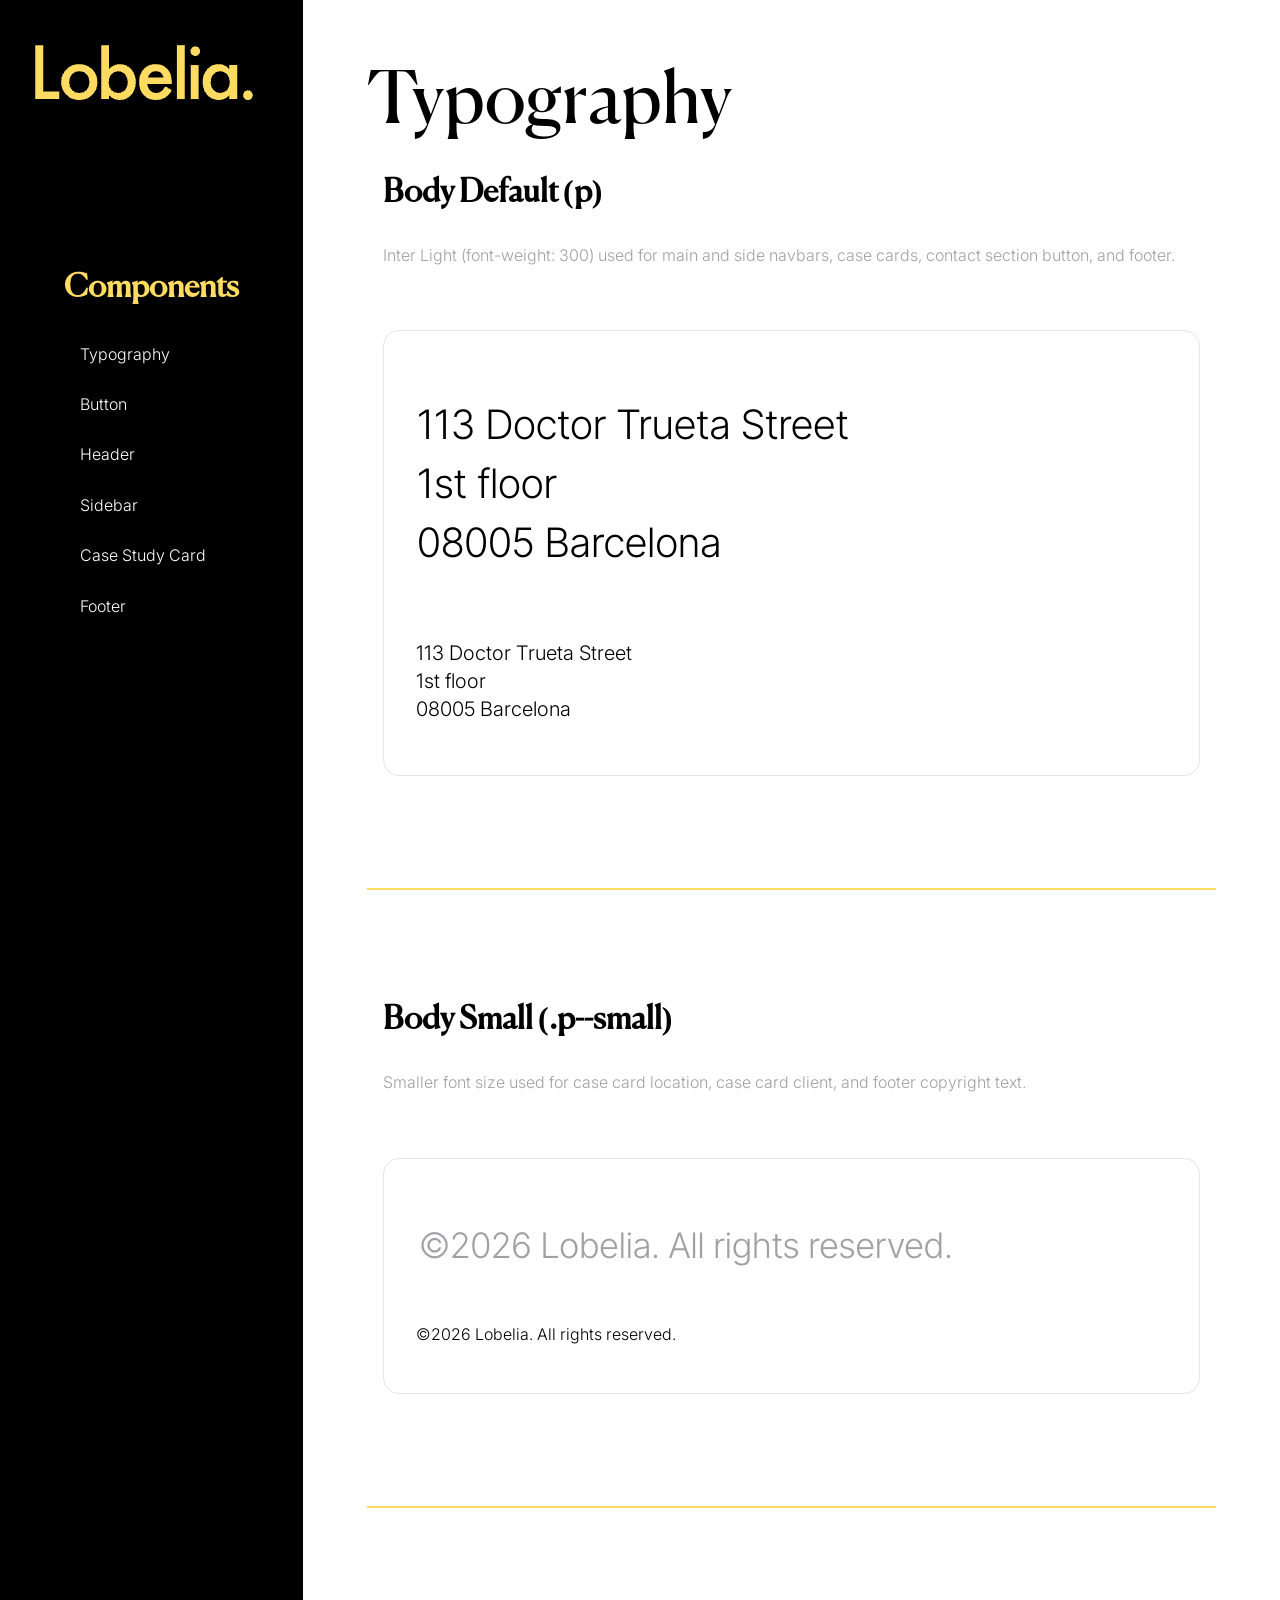
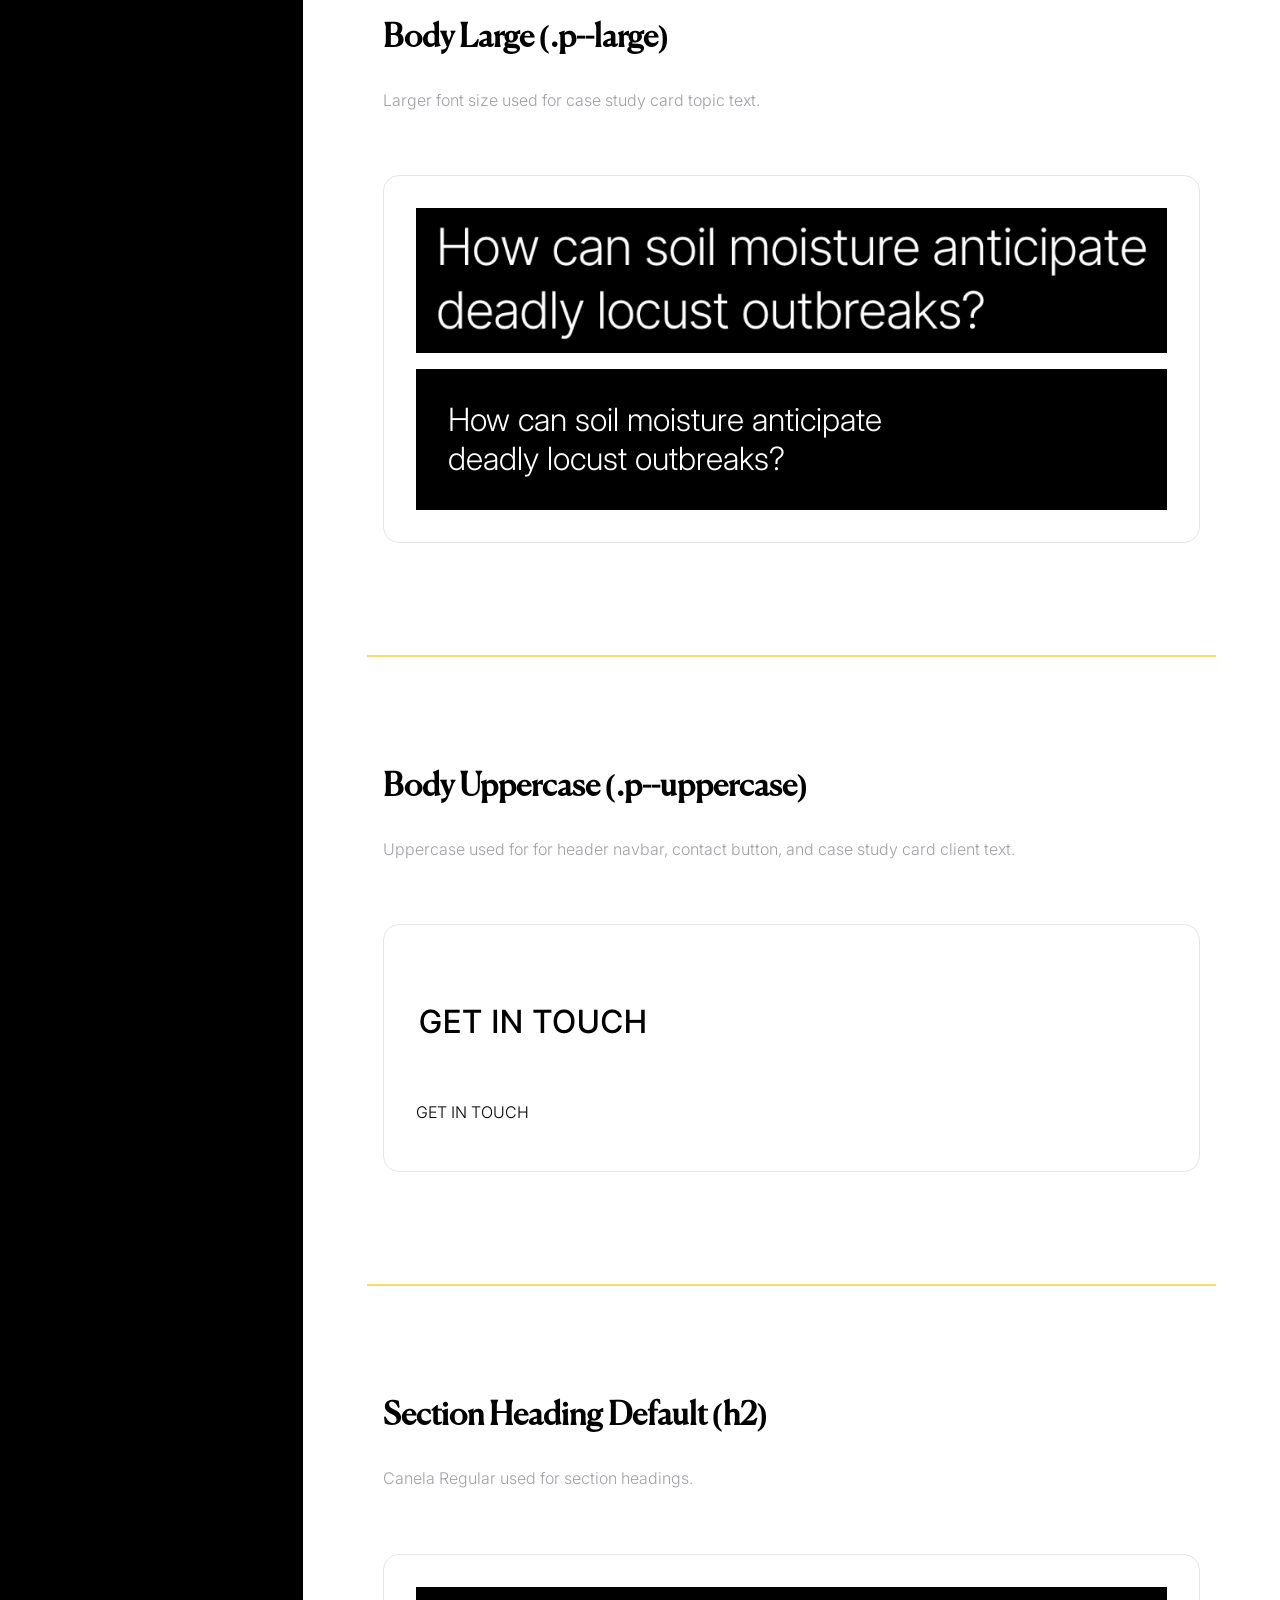
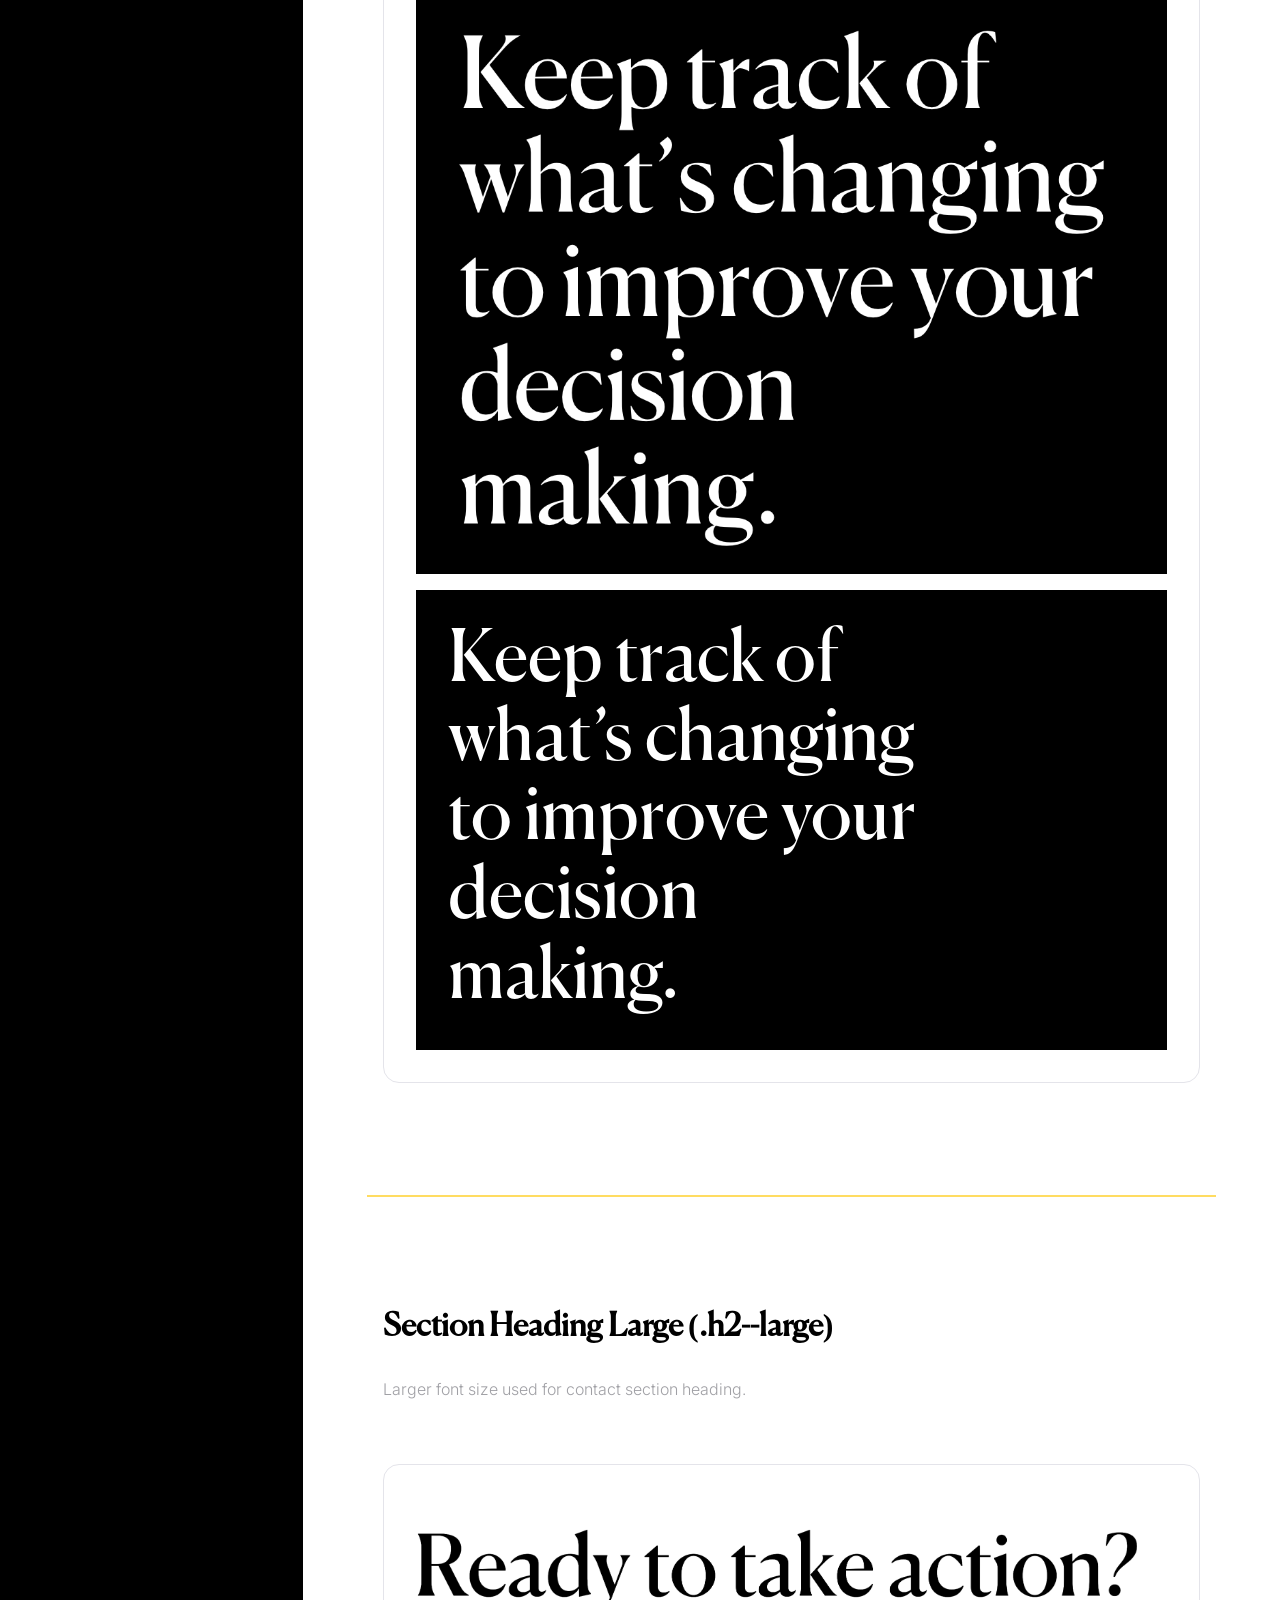
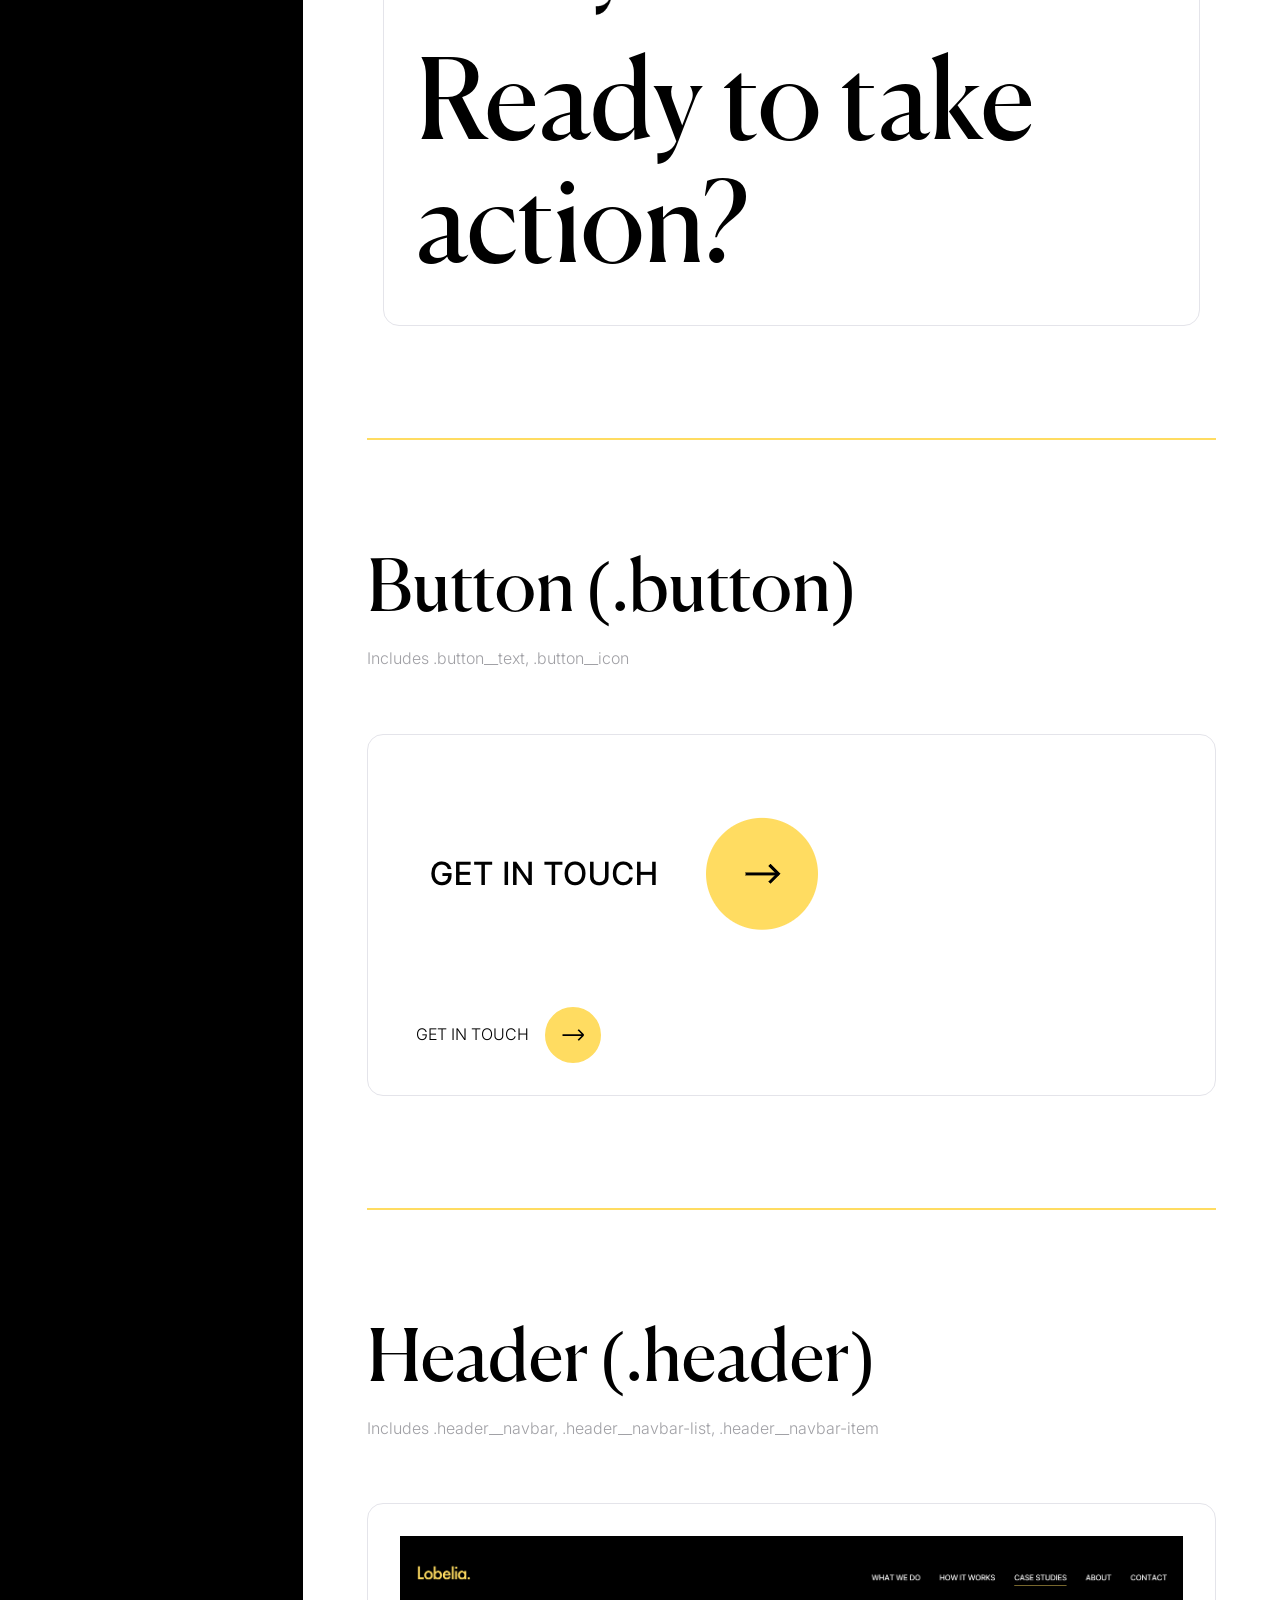
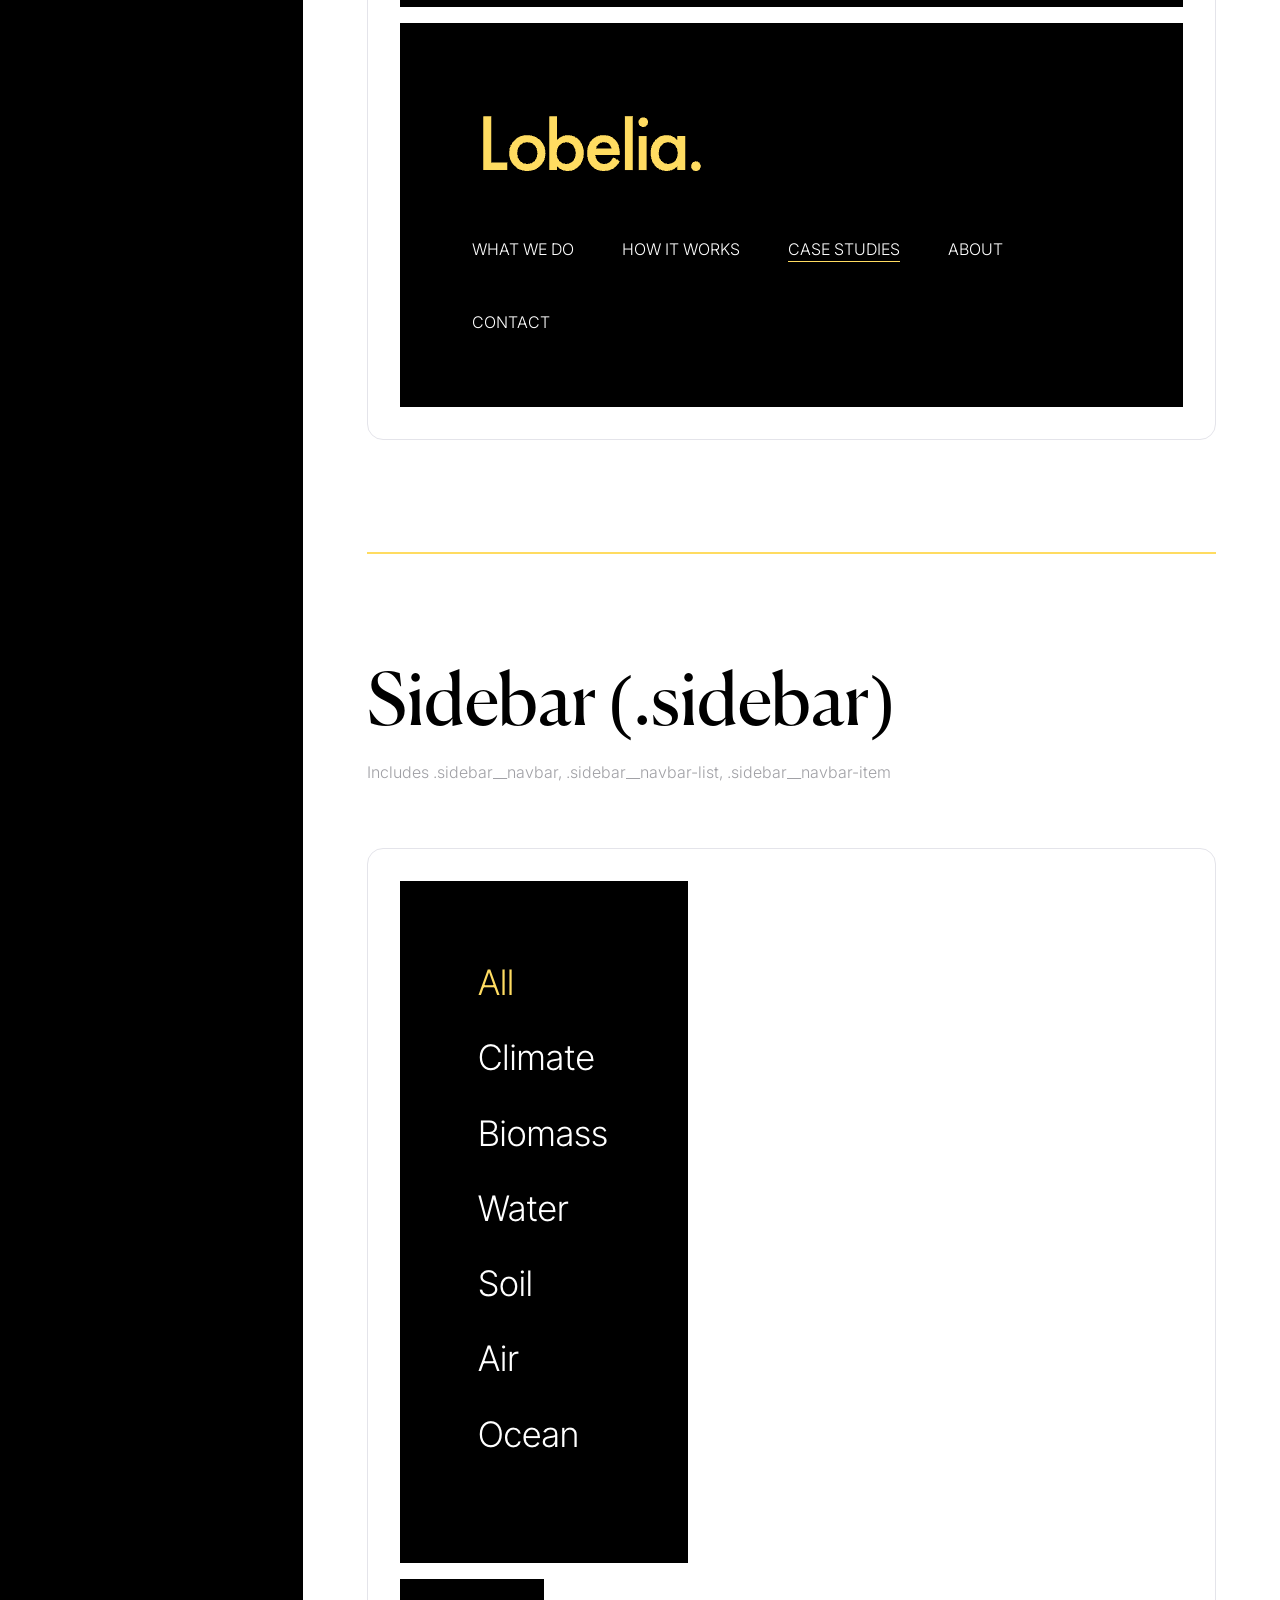
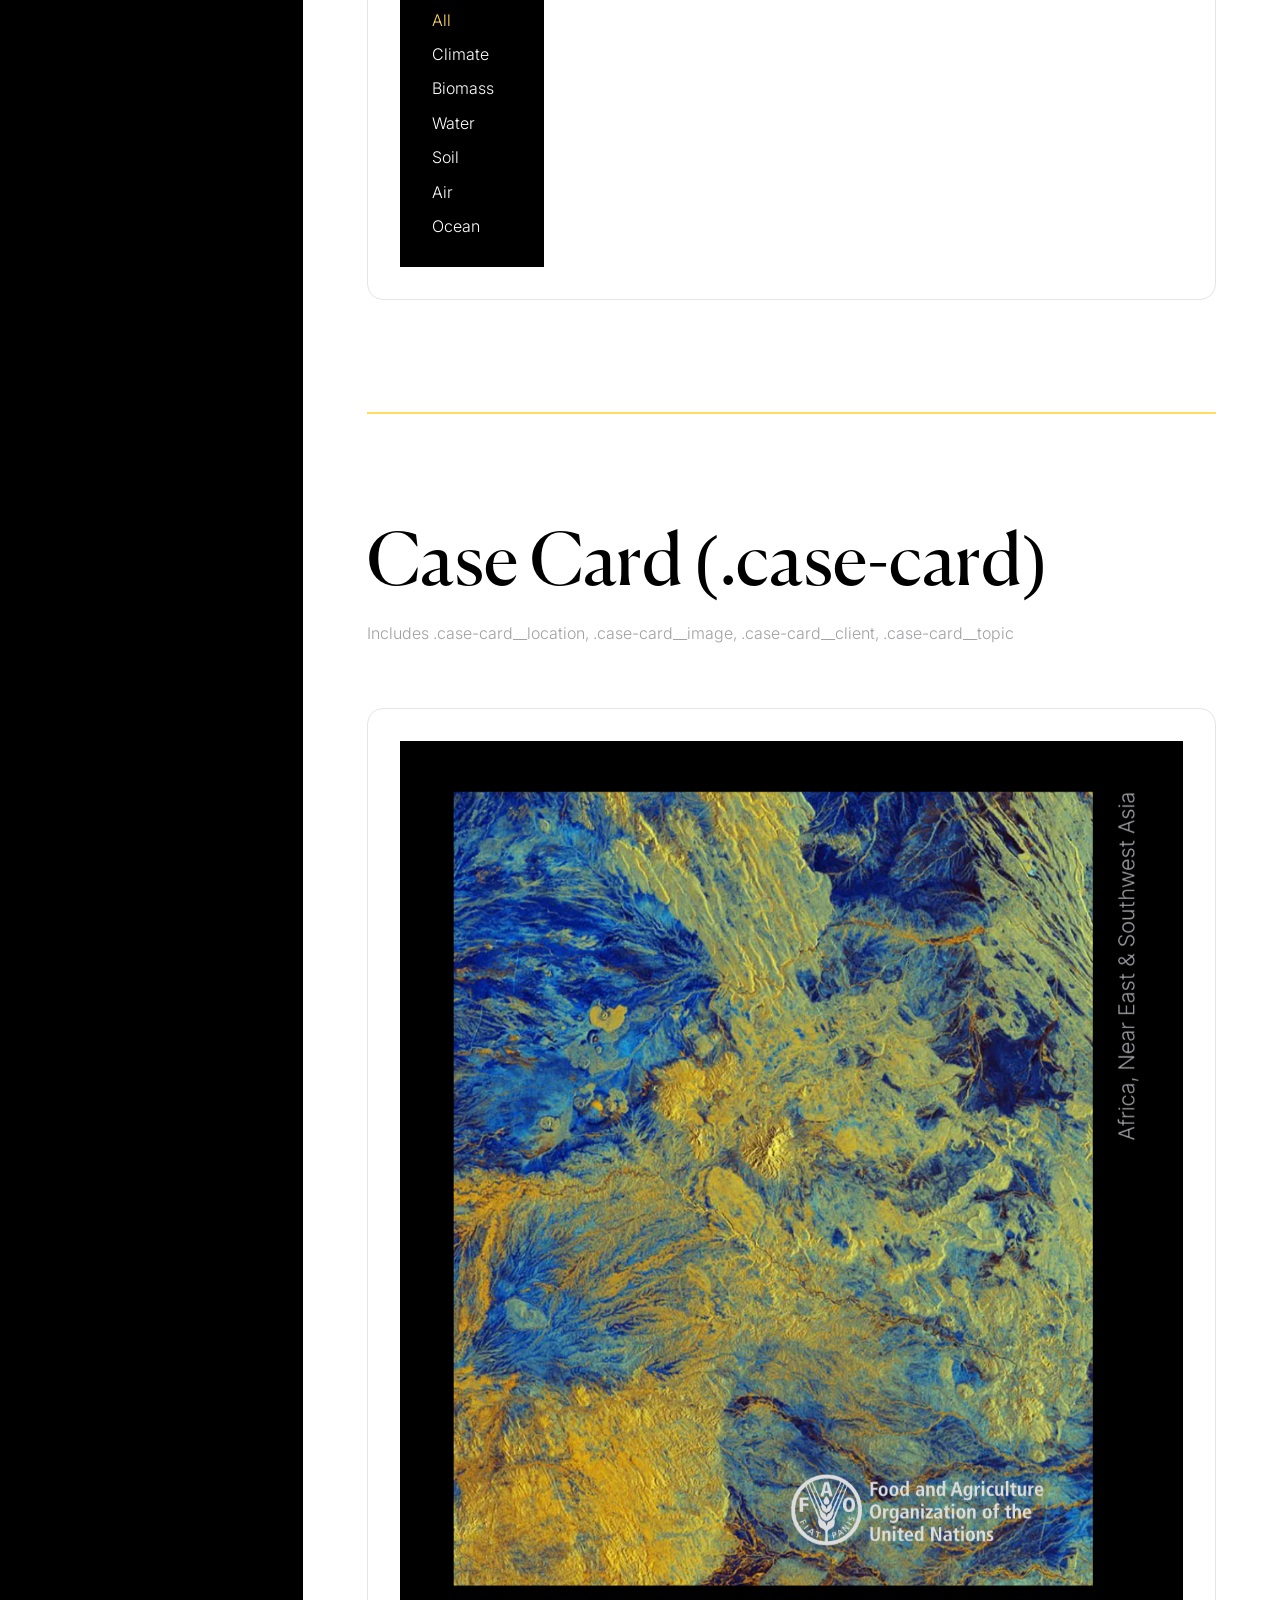
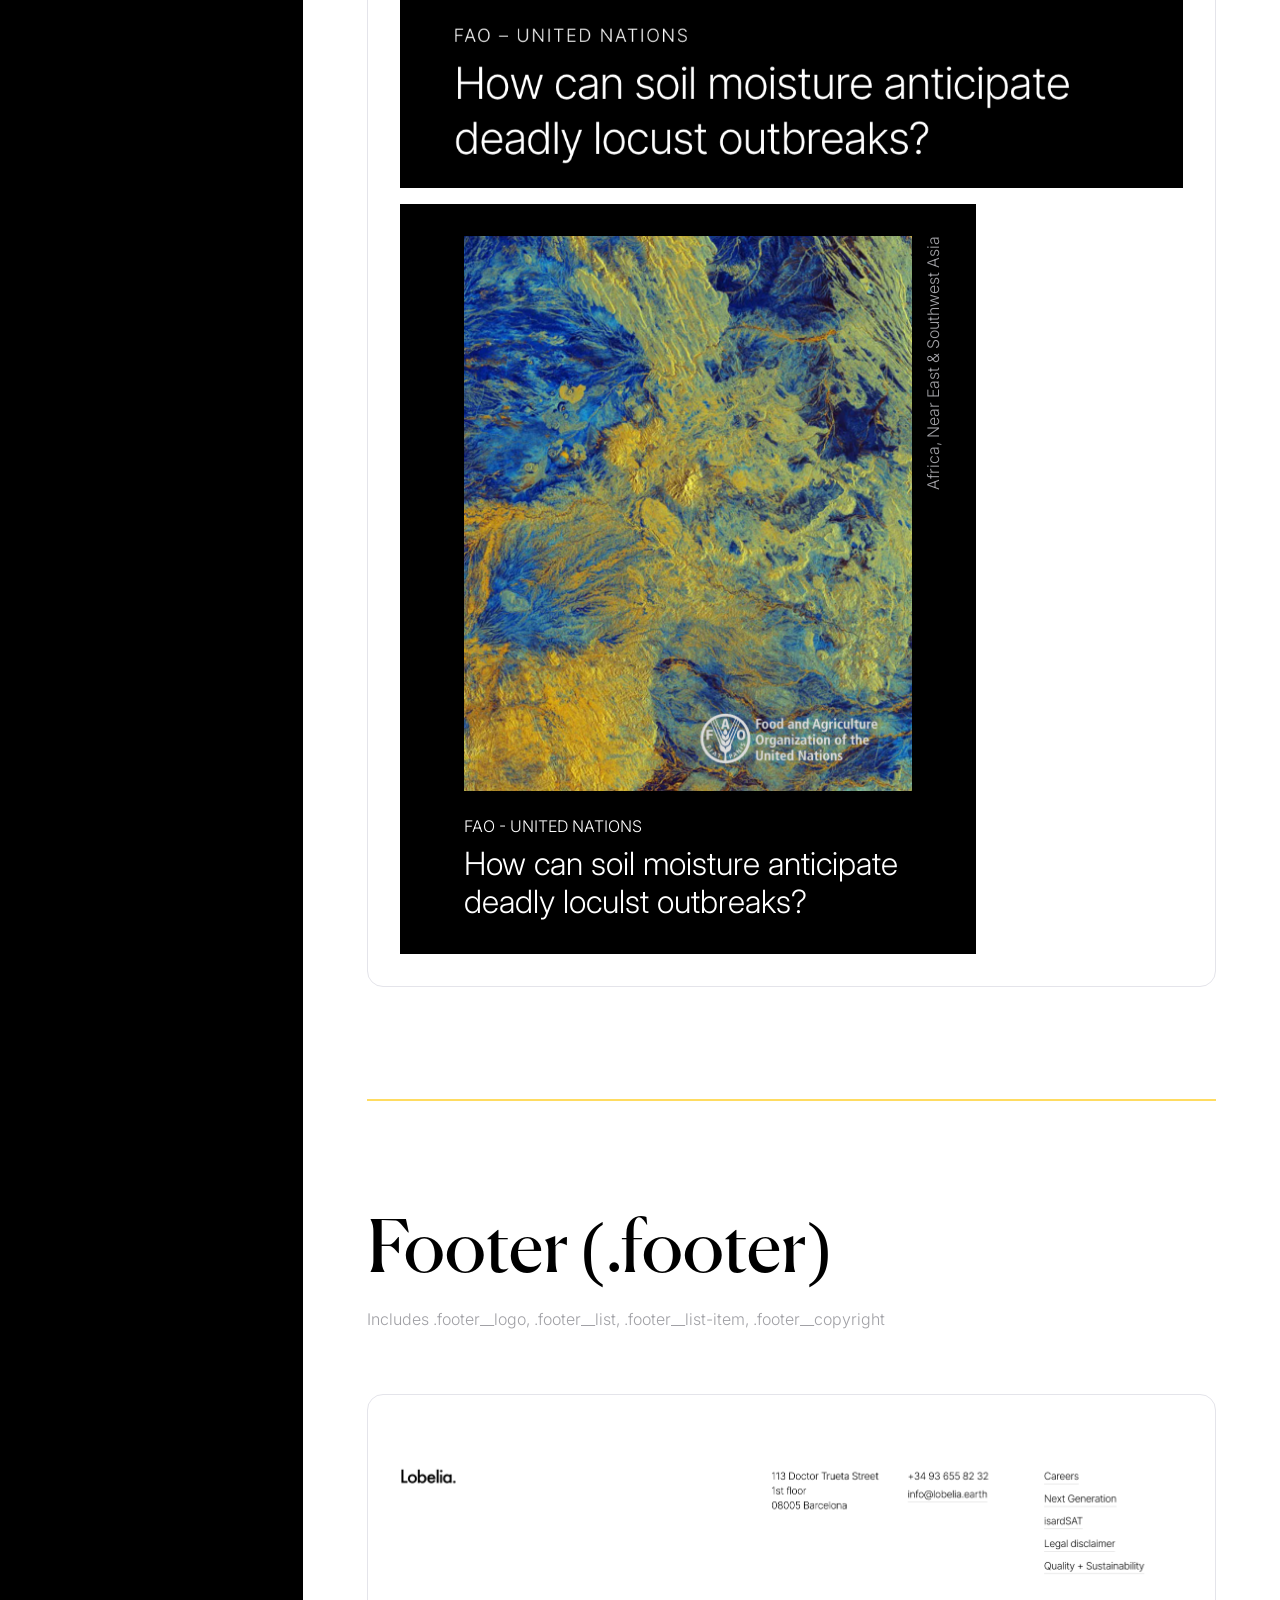
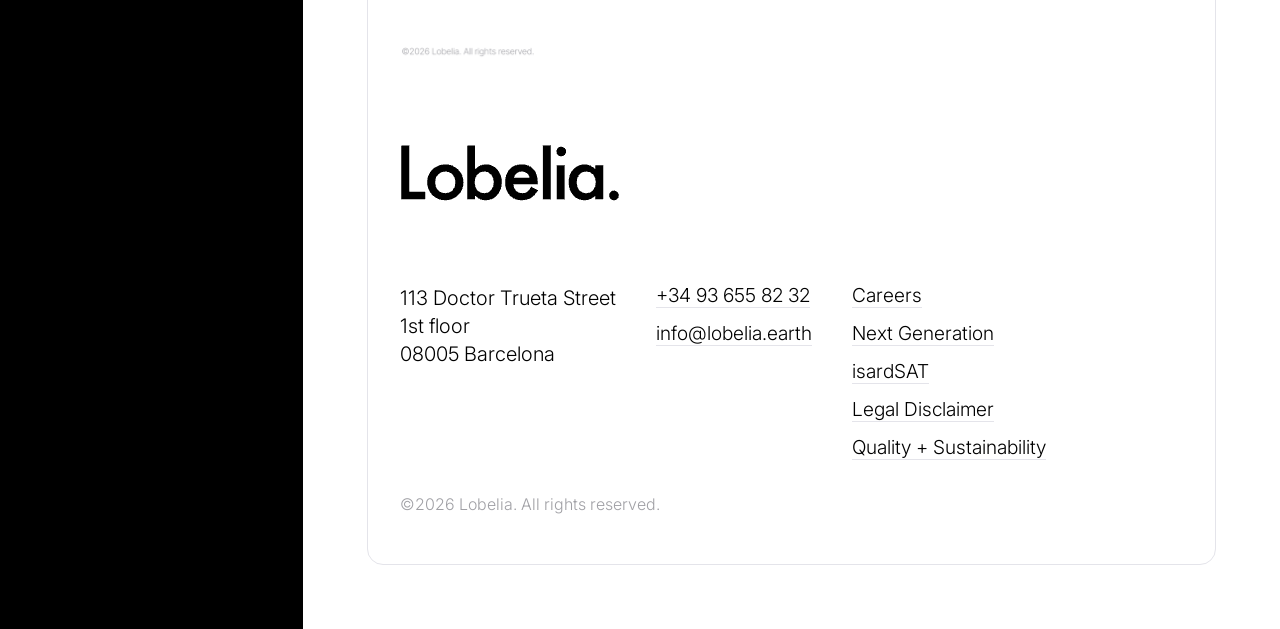
<file: components/index.html>
<!DOCTYPE html>
<html lang="en">
<head>
    <meta charset="UTF-8">
    <meta name="viewport" content="width=device-width, initial-scale=1.0">
    <title>Components | Lobelia</title>
    <link rel="preconnect" href="https://fonts.googleapis.com">
    <link rel="preconnect" href="https://fonts.gstatic.com" crossorigin>
    <link href="https://fonts.googleapis.com/css2?family=Inter:opsz,wght@14..32,300&display=swap" rel="stylesheet">
    <link rel="stylesheet" href="../css/normalize.css">
    <link rel="stylesheet" href="components.css">
</head>

<body>
    <div class="columns">
        <!-- COMPONENT PAGE HEADER -->
        <header class="components__header">
            <img 
                class="component__header-logo"
                alt="Lobelia logo - black background white text" 
                srcset="images/header__logo.png 2x"
                src="images/header__logo.png"
            >

            <div class="sticky">
                <a href="#!"><h1>Components</h1></a>

                <nav class="components__navbar">
                    <ul class="components__navbar-list">
                        <li class="components__navbar-item"><a href="#typography">Typography</a></li>
                        <li class="components__navbar-item"><a href="#button">Button</a></li>
                        <li class="components__navbar-item"><a href="#header">Header</a></li>
                        <li class="components__navbar-item"><a href="#sidebar">Sidebar</a></li>
                        <li class="components__navbar-item"><a href="#case-card">Case Study Card</a></li>
                        <li class="components__navbar-item"><a href="#footer">Footer</a></li>
                    </ul>
                </nav>
            </div>
        </header>

        <main> 
            <!-- TYPOGRAPHY -->
            <h2 id="typography">Typography</h2>

            <div class="component">
                <h3 class="component__title">Body Default (p)</h3>

                <p class="p--small color--dark-gray">Inter Light (font-weight: 300) used for main and side navbars, case cards, contact section button, and footer.</p>

                <!--Use srcset to correct screenshot to actual size since Mac screenshots 2x resolution-->
                <div class="component-container">
                    <img class="component__image"
                        alt="Body text example" 
                        srcset="images/footer__address.png 2x"
                        src="images/footer__address.png"
                    >

                    <div class="component__code">
                        <p>113 Doctor Trueta Street<br>
                        1st floor<br>
                        08005 Barcelona</p>
                    </div>
                </div>
            </div>

            <hr>
            
            <div class="component">
                <h3 class="component__title">Body Small (.p--small)</h3>

                <p class="p--small color--dark-gray">Smaller font size used for case card location, case card client, and footer copyright text.</p>
                
                <div class="component-container">
                    <img class="component__image"
                        alt="Body small text example" 
                        srcset="images/footer__copyright.png 2x"
                        src="images/footer__copyright.png"
                    >

                    <div class="component__code">
                        <p class="p--small">©2026 Lobelia. All rights reserved.</p>
                    </div>
                </div>
            </div>
            
            <hr>

            <div class="component">
                <h3 class="component__title">Body Large (.p--large)</h3>

                <p class="p--small color--dark-gray">Larger font size used for case study card topic text.</p>
                
                <div class="component-container">
                    <img class="component__image"
                        alt="Body large text example" 
                        srcset="images/case-card__topic.png 2x"
                        src="images/case-card__topic.png"
                    >

                    <div class="component__code">
                        <p class="p--large background--black color--white">How can soil moisture anticipate <br> deadly locust outbreaks?</p>
                    </div>
                </div>
            </div>

            <hr>

            <div class="component">
                <h3 class="component__title">Body Uppercase (.p--uppercase)</h3>

                <p class="p--small color--dark-gray">Uppercase used for for header navbar, contact button, and case study card client text.</p>
                
                <div class="component-container">
                    <img class="component__image"
                        alt="Uppercase text example" 
                        srcset="images/section-contact__button-text.png 2x"
                        src="images/section-contact__button-text.png"
                    >

                    <div class="component__code">
                        <p class="p--small p--uppercase"> Get in touch</p>
                    </div>
                </div>
            </div>

            <hr>

            <div class="component">
                <h3 class="component__title">Section Heading Default (h2)</h3>

                <p class="p--small color--dark-gray">Canela Regular used for section headings.<p>
                
                <div class="component-container">
                    <img class="component__image"
                        alt="Uppercase text example" 
                        srcset="images/section-cases__heading.png 2x"
                        src="images/section-cases__heading.png"
                    >

                    <div class="component__code">
                        <h2 class="color--white background--black">Keep track of <br> what’s changing <br> to improve your <br> decision <br> making.</h2>
                    </div>
                </div>
            </div>

            <hr>

            <div class="component">
                <h3 class="component__title">Section Heading Large (.h2--large)</h3>

                <p class="p--small color--dark-gray">Larger font size used for contact section heading.</p>
                
                <div class="component-container">
                    <img class="component__image"
                        alt="Uppercase text example" 
                        srcset="images/section-contact__heading.png 2x"
                        src="images/section-contact__heading.png"
                    >

                    <div class="component__code">
                        <h2 class="h2--large">Ready to take action?</h2>
                    </div>
                </div>
            </div>

            <hr>

            <!-- BUTTON -->
            <h2 id="button">Button (.button)</h2>

            <p class="p--small color--dark-gray">Includes .button__text, .button__icon</p>

            <div class="component component-container">
                <img class="component__image"
                    alt="Button screenshot"
                    srcset="images/section-contact__button.png 2x"
                    src="images/section-contact__button.png"
                >

                <div class="component__code">
                    <a class="button" href="#!">
                        <p class="button__text p--small p--uppercase">Get in touch</p>
                        <div class="button__icon"></div>
                    </a>
                </div>
            </div>

            <hr>

            <!-- HEADER -->
            <h2 id="header">Header (.header)</h2>

            <p class="p--small color--dark-gray">Includes .header__navbar, .header__navbar-list, .header__navbar-item</p>

            <div class="component component-container">
                <img class="component__image"
                    alt="Header screenshot" 
                    srcset="images/header.png 2x"
                    src="images/header.png"
                >
                
                <div class="component__code">
                    <header class="header background--black">
                        <a href="#!"><img class="header__logo" alt="Lobelia logo - black background yellow text" srcset="images/header__logo.png 2x" src="images/header__logo.png"></a>
                        
                        <nav class="header__navbar">
                            <ul class="header__navbar-list">
                                <li class="header__navbar-item"><a href="#!">What We Do</a></li>
                                <li class="header__navbar-item"><a href="#!">How It Works</a></li>
                                <li class="header__navbar-item header__navbar-item--selected"><a href="#!">Case Studies</a></li>
                                <li class="header__navbar-item"><a href="#!">About</a></li>
                                <li class="header__navbar-item"><a href="#!">Contact</a></li>
                            </ul>
                        </nav>
                    </header>
                </div>
            </div>

            <hr>

            <!-- SIDEBAR -->
            <h2 id="sidebar">Sidebar (.sidebar)</h2>

            <p class="p--small color--dark-gray">Includes .sidebar__navbar, .sidebar__navbar-list, .sidebar__navbar-item</p>

            <div class="component component-container">
                <img class="component__image"
                    alt ="Sidebar screenshot"
                    srcset="images/sidebar__navbar.png 2x"
                    src="images/sidebar__navbar.png"
                >

                <div class="component__code">
                    <div class="sidebar background--black">
                        <nav class="sidebar__navbar">
                            <ul class="sidebar__navbar-list">
                                <li class="sidebar__navbar-item sidebar__navbar-item--selected"><a href="#!">All</a></li>
                                <li class="sidebar__navbar-item"><a href="#!">Climate</a></li>
                                <li class="sidebar__navbar-item"><a href="#!">Biomass</a></li>
                                <li class="sidebar__navbar-item"><a href="#!">Water</a></li>
                                <li class="sidebar__navbar-item"><a href="#!">Soil</a></li>
                                <li class="sidebar__navbar-item"><a href="#!">Air</a></li>
                                <li class="sidebar__navbar-item"><a href="#!">Ocean</a></li>
                            </ul>
                        </nav>
                    </div>
                </div>
            </div>

            <hr>

            <!-- CASE CARD -->
            <h2 id="case-card">Case Card (.case-card)</h2>

            <p class="p--small color--dark-gray">Includes .case-card__location, .case-card__image, .case-card__client, .case-card__topic</p>

            <div class="component component-container">    
                <img class="component__image"
                    alt="Screenshot of case study card"
                    srcset="images/case-card.png 2x"
                    src="images/case-card.png"
                >
                
                <div class="case-card-container component__code">
                    <div class="background--black">
                        <div class="case-card">
                            <div class="case-card__image-container">
                                <img class="case-card__image"
                                    alt="Green, blue, and yellow agricultural map"
                                    srcset="images/case-card__image.png 2x"
                                    src="images/case-card__image.png"
                                >
                            </div>

                            <p class="case-card__client p--small p--uppercase">FAO - United Nations</p>

                            <p class="case-card__topic p--large">How can soil moisture anticipate deadly loculst outbreaks?</p>

                            <p class="case-card__location p--small p--vertical">Africa, Near East & Southwest Asia</p>
                        </div>
                    </div>
                </div>
                </div>

            <hr>

            <!-- FOOTER -->
            <h2 id="footer">Footer (.footer)</h2>
            
            <p class="p--small color--dark-gray">Includes .footer__logo, .footer__list, .footer__list-item, .footer__copyright</p>

            <div class="component component-container">
                <img 
                    class="component__image"
                    alt="Footer screenshot" 
                    srcset="images/footer.png 2x"
                    src="images/footer.png"
                >

                <footer class="footer component__code">
                    <div class="footer__flex-container">
                        <img 
                            class="footer__logo" 
                            alt="Lobelia logo - white background black text" 
                            srcset="images/footer__logo.png 2x"
                            src="images/footer__logo.png"
                        >

                        <div class="footer__lists p--medium">
                            <p class="footer__address">
                                113 Doctor Trueta Street<br>
                                1st floor<br>
                                08005 Barcelona<br>
                            </p>

                            <ul class="footer__list footer__contact">
                                <li class="footer__list-item"><a href="#!">+34 93 655 82 32</a></li>
                                <li class="footer__list-item"><a href="#!">info@lobelia.earth</a></li>
                            </ul>

                            <nav class="footer__navbar">
                                <ul class="footer__list footer__navbar">
                                    <li class="footer__list-item"><a href="#!">Careers</a></li>
                                    <li class="footer__list-item"><a href="#!">Next Generation</a></li>
                                    <li class="footer__list-item"><a href="#!">isardSAT</a></li>
                                    <li class="footer__list-item"><a href="#!">Legal Disclaimer</a></li>
                                    <li class="footer__list-item"><a href="#!">Quality + Sustainability</a></li>
                                </ul>
                            </nav>
                        </div>
                    </div>

                    <p class="footer__copyright p--small">&copy;2026 Lobelia. All rights reserved.</p>
                </footer>
            </div>
        </main>
    </div>
</body>
</html>
</file>
<file: components/components.css>
/* ==== DEFAULT STYLING ==== */

/* Box Model Fix */
html {
box-sizing: border-box;
}

*, *: before, *:after {
box-sizing: inherit;
}

@font-face {
    font-family: "Canela";
    src: url("../fonts/canela/Canela-Regular-Trial.otf");
}

:root {
    --font-sans-serif: "Inter", sans-serif;
    --font-serif: "Canela", serif;
    --color-white: #FFF;
    --color-black: #000;
    --color-dark-gray: #A0A0A5;
    --color-light-gray: #E4E4EA;
    --color-yellow: #FFDC61;
}

img {
    display: block;
    max-width: 100%;
}

/* ==== COMPONENT PAGE STYLING ==== */

/* layout & typography */

.columns {
    display: grid;
    grid-template-columns: 1fr 4fr;
}

main {
    padding: 4rem 4rem;
    margin: 0 auto;
}

hr {
    border: 1px solid var(--color-yellow);
    margin: 7rem 0;
}

.background--black {
    background: var(--color-black);
    padding: 2rem;
    margin: 0;
}

h1 {
    color: var(--color-yellow);
}

h2 {
    margin: 0;
    padding: 0;
}

h3 {
    font-size: 2rem;
}

.color--white {
    color: var(--color-white);
}

.color--dark-gray {
    color: var(--color-dark-gray);
}

/* main header/sidebar */

.components__header {
    background: var(--color-black);
    color: var(--color-white);
    padding: 2rem 4rem;
    position: relative;
}

@media screen and (max-width: 768px) {
  .components__header {
    display: none;
  }
}

.component__header-logo {
    position: fixed;
    top: 0;
    left: 0;
}

.sticky {
    position: sticky;
    top: 50%;
    transform: translateY(-50%);
}

.components__navbar-list {
    list-style: none;
    padding-left: 0;
    display: flex;
    flex-direction: column;
    justify-content: space-between;
    flex-wrap: wrap;
}

.components__navbar-item {
    padding: 1rem;
}

.components__navbar-item a {
    color: var(--color-white);
}

.components__navbar a:hover, .components__navbar a:active {
    border-bottom: 2px solid var(--color-yellow);
}

/* component containers */

.component {
    padding: 0 1rem;
}

.component-container {
    margin-top: 4rem;
    padding: 2rem;
    border: 1px solid var(--color-light-gray);
    border-radius: 1rem;
}

.component__image {
    margin-bottom: 1rem;
}

/* ==== TYPOGRAPHY ==== */

/* body */

body {
  font-family: var(--font-sans-serif);
  font-weight: 300;
  font-style: normal;
}

p {
    font-size: 1.25rem;
    line-height: 1.4em;
}

.p--small {
    font-size: 1rem;
}

.p--medium {
    font-size: 1.2rem;
}

.p--large {
   font-size: 2rem;
   line-height: 1.2em;
}

.p--uppercase {
    text-transform: uppercase;
}

.p--vertical {
    transform: rotate(-90deg) translateY(-100%);
    transform-origin: right top;
}

/* headings */

h1, h2, h3 {
    font-family: var(--font-serif);
}

h2 {
    font-size: 4.5rem;
    line-height: 1.1em;
    font-weight: normal;
}

.h2--large {
    font-size: 7rem;
}

/* links */

a {
    text-decoration: none;
    color: black;
}

/* ==== BUTTON ==== */

.button {
    display: flex;
    flex-wrap: wrap;
    transition: transform 0.3s ease;
}

.button__text {
    padding: 0 1rem;
}

.button__icon {
    background-image: url("../components/images/button--default.svg");
    background-size: cover;
    width: 3.5rem;
    height: 3.5rem;
    transition: background-image 0.3s ease;
}

.button:hover {
    transform: translateY(-5px);
}

.button:hover .button__icon {
    background-image: url("../components/images/button--hover.svg");
}

/* ==== HEADER ==== */

.header {
    padding: 3rem;
    display: flex;
    justify-content: space-between;
    flex-wrap: wrap;
}

.header__navbar {
    text-transform: uppercase;
}

.header__navbar-list {
    margin: 0;
    padding: 0;
    display: flex;
    flex-wrap: wrap;
}

.header__navbar-item {
    list-style: none;
    margin: 1.5rem;
    padding: 0.2rem 0;
    transform: translateY(0);
    transition: transform .2s ease-in-out;
}

.header__navbar-item:hover {
    transform: translateY(-5px);
}

.header__navbar-item a {
    color: var(--color-white);
}

.header__navbar-item--selected {
    border-bottom: 1px solid var(--color-yellow);
}

/* ==== SIDEBAR ==== */

.sidebar {
    padding: 2rem;
    max-width: 5rem;
}

.sidebar__navbar-list {
    padding: 0;
    margin: 0;
}

.sidebar__navbar-item {
    color: var(--color-white);
    list-style: none;
    padding-bottom: 1rem;
}

.sidebar__navbar-item:last-child {
    padding-bottom: 0;
}

.sidebar__navbar-item a {
    color: var(--color-white);
    transition: color .2s ease-in-out;
}

.sidebar__navbar-item--selected a {
    color: var(--color-yellow);
}

.sidebar__navbar-item a:hover {
    color: var(--color-yellow);
}

/* ==== CASE STUDIES ==== */

.case-card-container {
    max-width: 36rem;
}

.case-card {
    position: relative;
    color: white;
    padding: 0 2rem 0 2rem;
}

.case-card__location {
    color: var(--color-dark-gray);
    text-align: right;
    position: absolute;
    top: 0;
    right: 0;
    margin: 0;
}

.case-card__image-container {
    overflow: hidden;
}

.case-card__image {
    object-fit: cover;
    transition: transform 2s ease;
}

.case-card__image:hover {
    transform: scale(1.3);
}

.case-card__client {
    margin-top: 1.5rem;
    margin-bottom: 0;
}

.case-card__topic {
    margin-top: 0.5rem;
    margin-bottom: 0;
}

/* ==== FOOTER ==== */

.footer__flex-container {
    display: flex;
    flex-wrap: wrap;
    justify-content: space-between;
    align-items: flex-start;
}

.footer__logo {
    object-fit: contain;
}

.footer__lists {
    display: flex;
    justify-content: space-between;
}

.footer__list {
    list-style: none;
}

.footer__list-item {
    margin-bottom: 1rem;
    transition: transform 0.2s ease-in-out;
}

.footer__list-item:hover {
    transform: translateY(-5px);
}

.footer__list-item a {
    border-bottom: 1px solid var(--color-light-gray);
    transform: translateY(0);
    transition: transform 0.2s ease-in-out;
}

.footer__copyright {
    color: var(--color-dark-gray);
}
</file>
